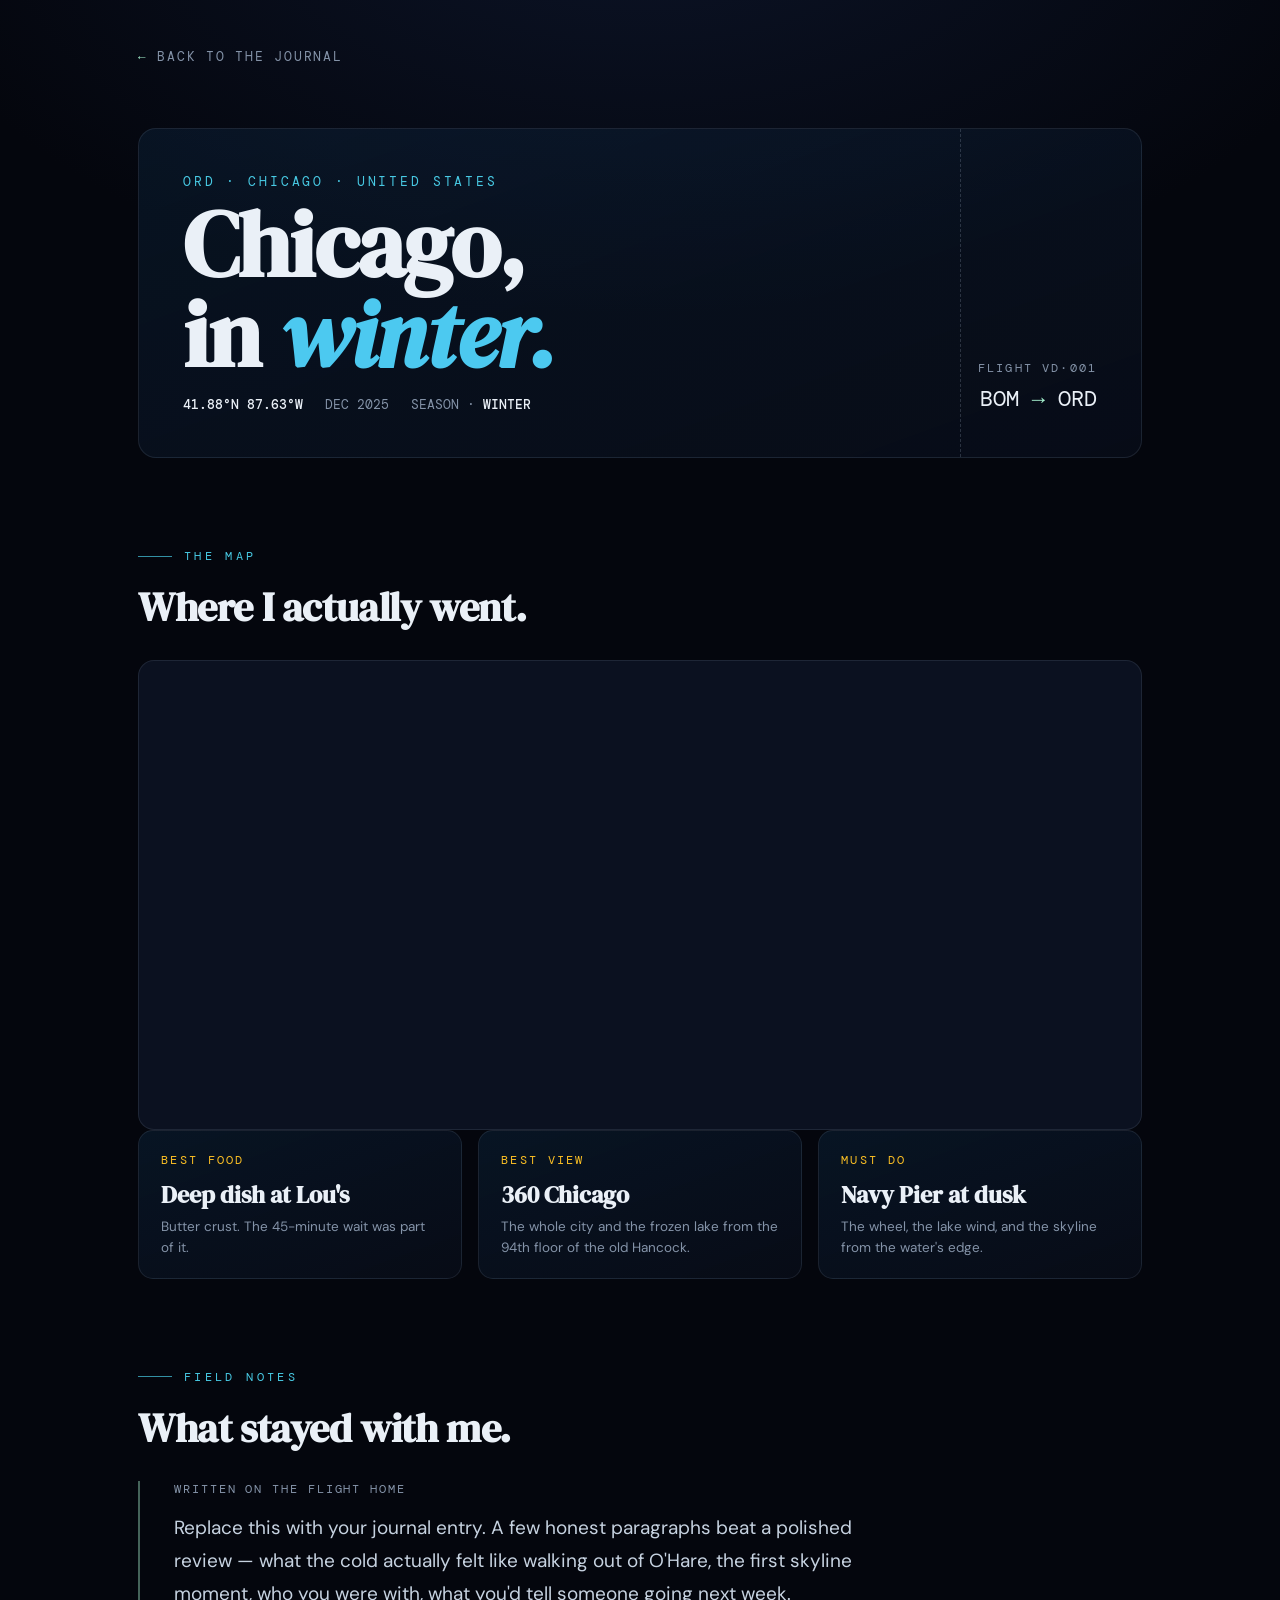
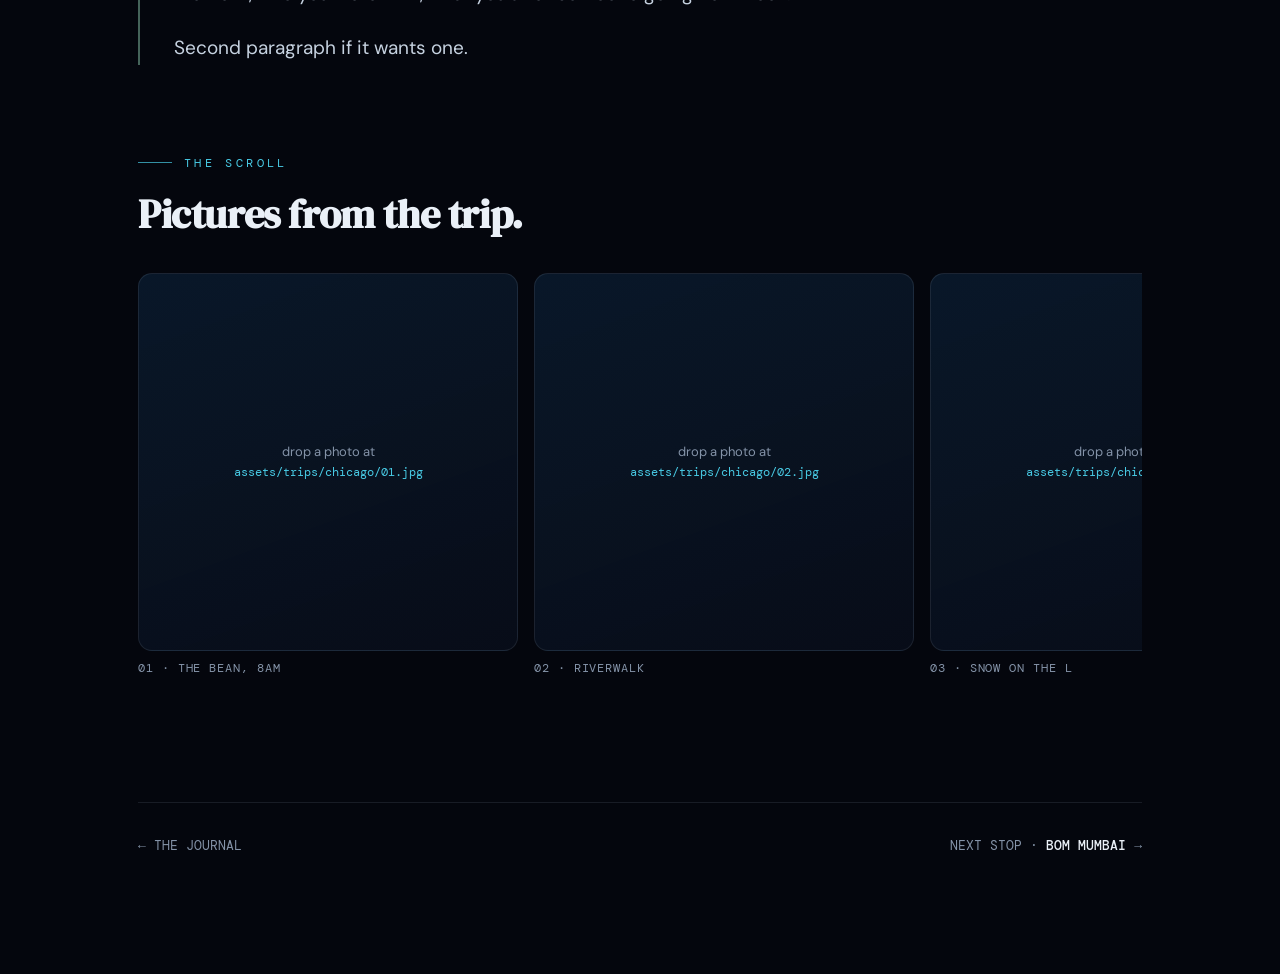
<file: chicago.html>
<!DOCTYPE html>
<html lang="en">
<head>
<meta charset="UTF-8" />
<meta name="viewport" content="width=device-width, initial-scale=1.0" />
<title>Chicago — Travel Journal</title>

<link rel="preconnect" href="https://fonts.googleapis.com" />
<link rel="preconnect" href="https://fonts.gstatic.com" crossorigin />
<link href="https://fonts.googleapis.com/css2?family=DM+Mono:wght@400;500&family=DM+Sans:opsz,wght@9..40,400;9..40,500&family=DM+Serif+Display:ital@0;1&display=swap" rel="stylesheet" />
<link rel="stylesheet" href="trip.css" />
</head>

<body>
<div class="wrap">

  <a class="crumb" href="index.html"><span class="back-arrow">←</span> back to the journal</a>

  <!-- ===== trip stamp ===== -->
  <header class="stamp">
    <div>
      <div class="code">ORD · CHICAGO · UNITED STATES</div>
      <h1>Chicago,<br/>in <em>winter.</em></h1>
      <div class="meta">
        <span><b>41.88°N 87.63°W</b></span>
        <span>DEC 2025</span>
        <span>SEASON · <b>WINTER</b></span>
      </div>
    </div>
    <div class="route">
      <div class="flight-no">FLIGHT VD·001</div>
      <div class="legs">BOM <span class="arrow">→</span> ORD</div>
    </div>
  </header>

  <!-- ===== the map ===== -->
  <section>
    <div class="eyebrow">The map</div>
    <h2>Where I actually went.</h2>

    <div class="map-frame" id="map-frame"></div>
    <script>
      /* Paste your Google My Maps id here:
         google.com/maps/d → open your map → Share → "Embed on my site" →
         copy the mid=... value from the iframe src. */
      const MY_MAPS_ID = "12nH6dTcvFQYetylbOg2R999Y30waM60";

      const frame = document.getElementById("map-frame");
      if (MY_MAPS_ID) {
        frame.innerHTML = `<iframe src="https://www.google.com/maps/d/embed?mid=${MY_MAPS_ID}" loading="lazy" title="Chicago trip map"></iframe>`;
      } else {
        frame.innerHTML = `<div class="map-placeholder"><div>
          <div class="pin-glyph">📍</div>
          <p>Your Google My Maps embed goes here.<br/>
          Create it at <code>google.com/maps/d</code>, hit Share → Embed,<br/>
          and paste the <code>mid</code> value into <code>MY_MAPS_ID</code> in this file.</p>
        </div></div>`;
      }
    </script>

    <div class="podium">
      <div class="win">
        <div class="cat">Best food</div>
        <h3>Deep dish at Lou's</h3>
        <p>Butter crust. The 45-minute wait was part of it.</p>
      </div>
      <div class="win">
        <div class="cat">Best view</div>
        <h3>360 Chicago</h3>
        <p>The whole city and the frozen lake from the 94th floor of the old Hancock.</p>
      </div>
      <div class="win">
        <div class="cat">Must do</div>
        <h3>Navy Pier at dusk</h3>
        <p>The wheel, the lake wind, and the skyline from the water's edge.</p>
      </div>
    </div>
  </section>

  <!-- ===== notes ===== -->
  <section>
    <div class="eyebrow">Field notes</div>
    <h2>What stayed with me.</h2>
    <div class="notes">
      <span class="date">WRITTEN ON THE FLIGHT HOME</span>
      <p>Replace this with your journal entry. A few honest paragraphs beat a
      polished review — what the cold actually felt like walking out of O'Hare,
      the first skyline moment, who you were with, what you'd tell someone
      going next week.</p>
      <p>Second paragraph if it wants one.</p>
    </div>
  </section>

  <!-- ===== photo scroll ===== -->
  <section>
    <div class="eyebrow">The scroll</div>
    <h2>Pictures from the trip.</h2>
    <div class="film">
      <!-- Drop your photos in assets/trips/chicago/ and swap the .slot divs
           for: <img src="assets/trips/chicago/IMG_0001.jpg" alt="..." /> -->
      <figure>
        <div class="slot"><span>drop a photo at<br/><code>assets/trips/chicago/01.jpg</code></span></div>
        <figcaption>01 · THE BEAN, 8AM</figcaption>
      </figure>
      <figure>
        <div class="slot"><span>drop a photo at<br/><code>assets/trips/chicago/02.jpg</code></span></div>
        <figcaption>02 · RIVERWALK</figcaption>
      </figure>
      <figure>
        <div class="slot"><span>drop a photo at<br/><code>assets/trips/chicago/03.jpg</code></span></div>
        <figcaption>03 · SNOW ON THE L</figcaption>
      </figure>
      <figure>
        <div class="slot"><span>drop a photo at<br/><code>assets/trips/chicago/04.jpg</code></span></div>
        <figcaption>04 · DEEP DISH</figcaption>
      </figure>
    </div>
  </section>

  <footer class="hop">
    <a href="index.html">← THE JOURNAL</a>
    <a class="next" href="mumbai.html">NEXT STOP · <b>BOM MUMBAI</b> →</a>
  </footer>

</div>
</body>
</html>
</file>
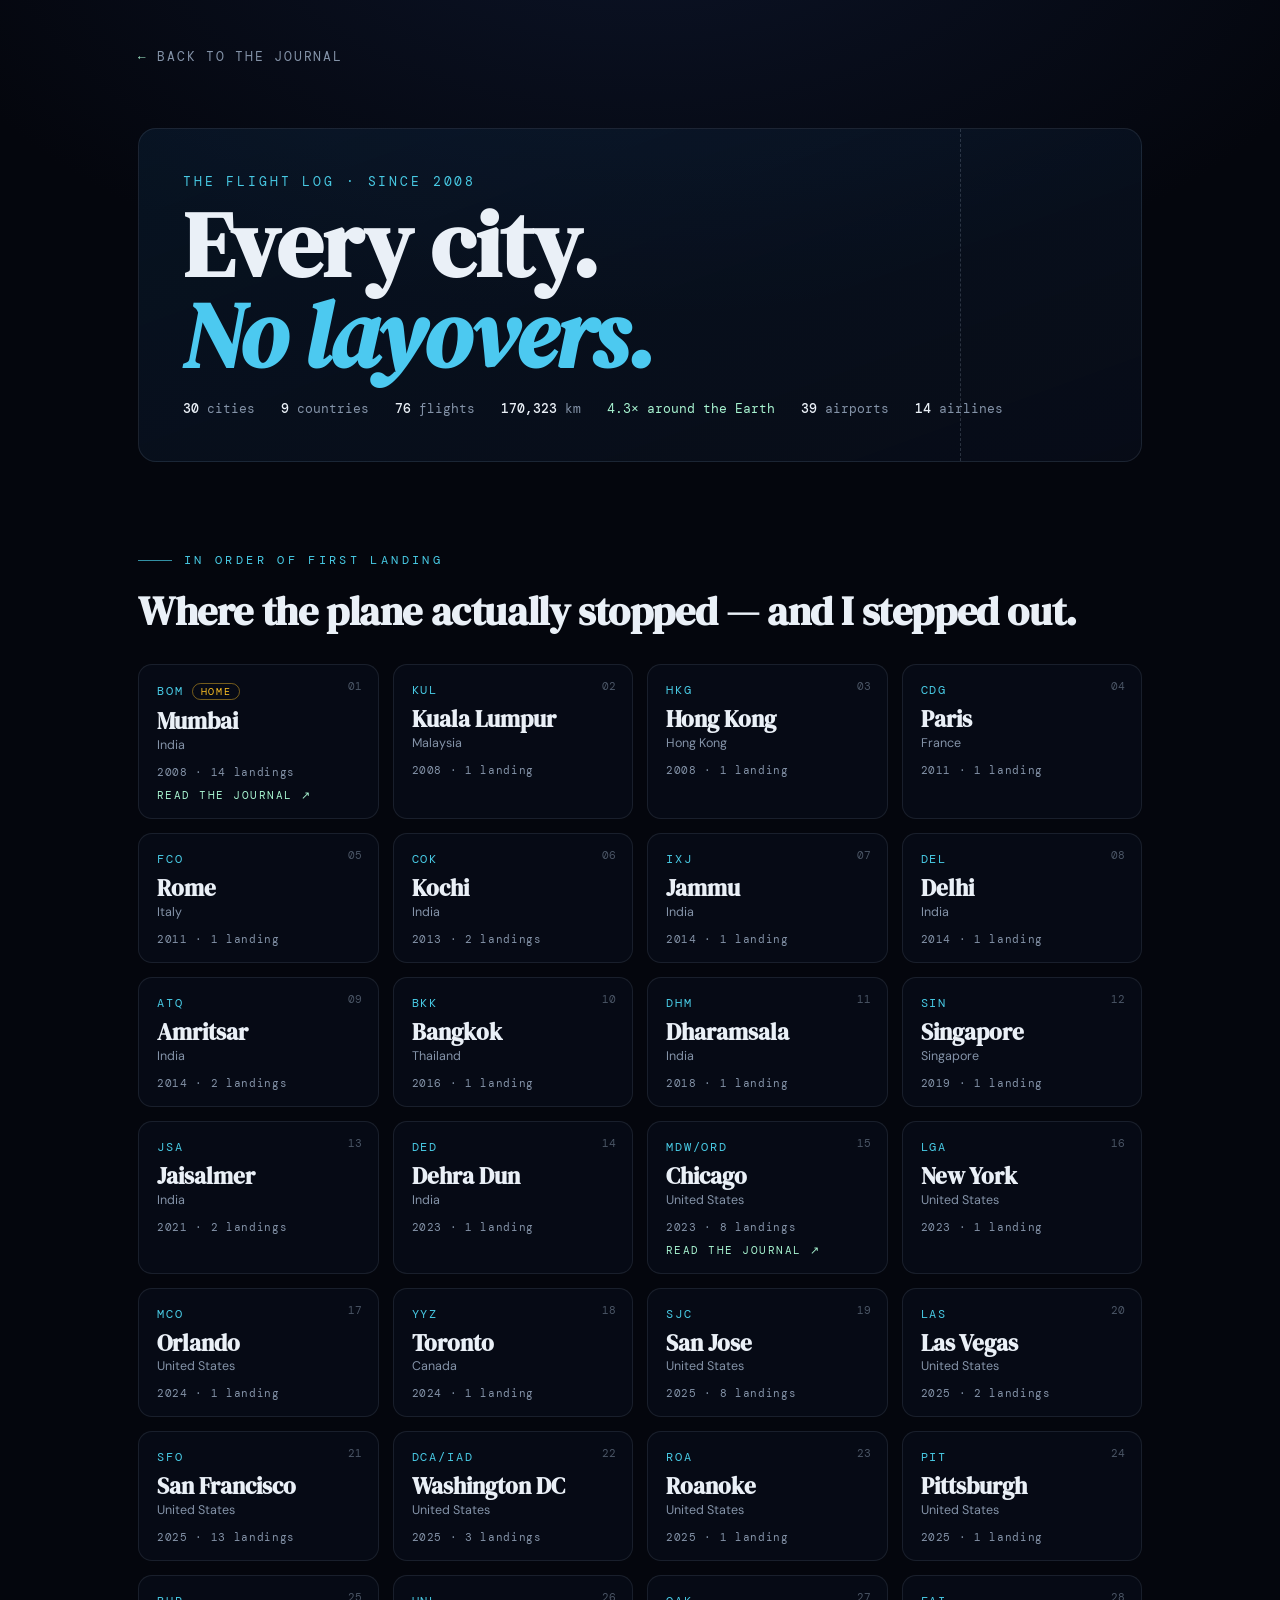
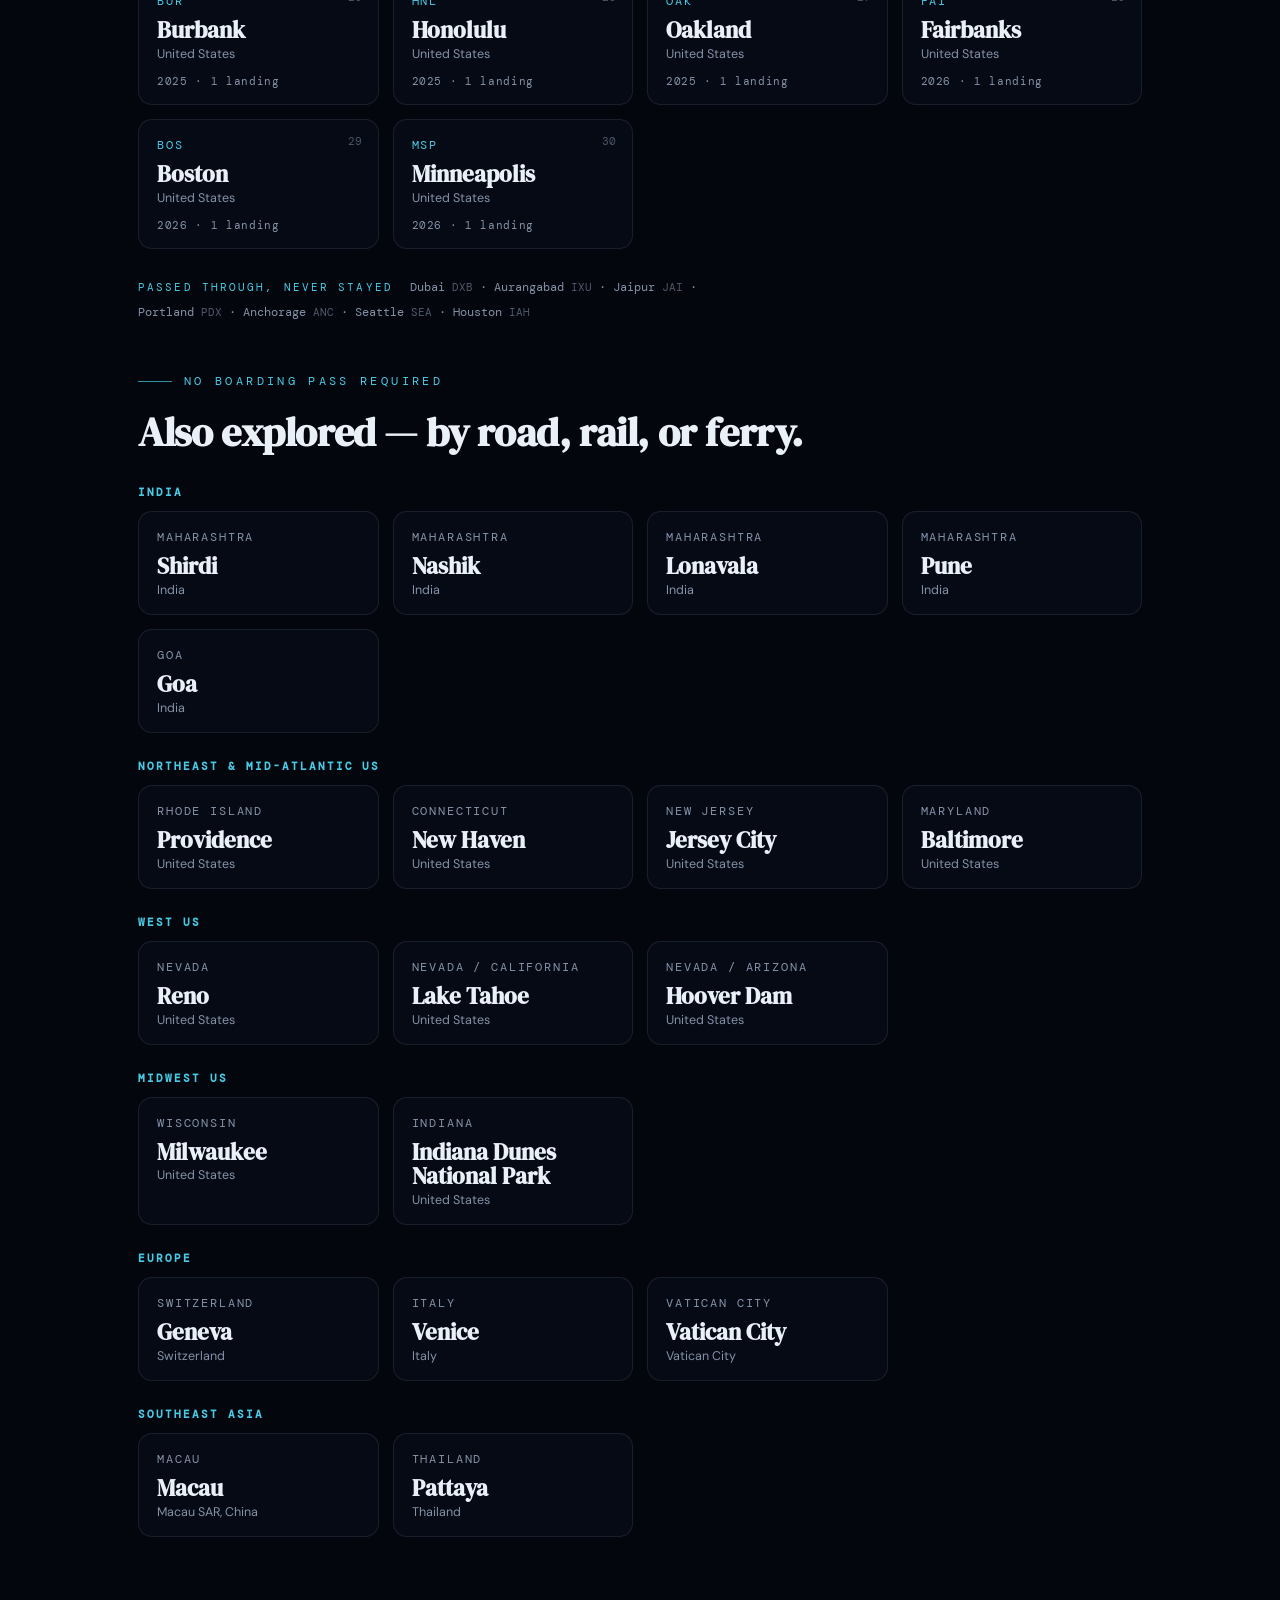
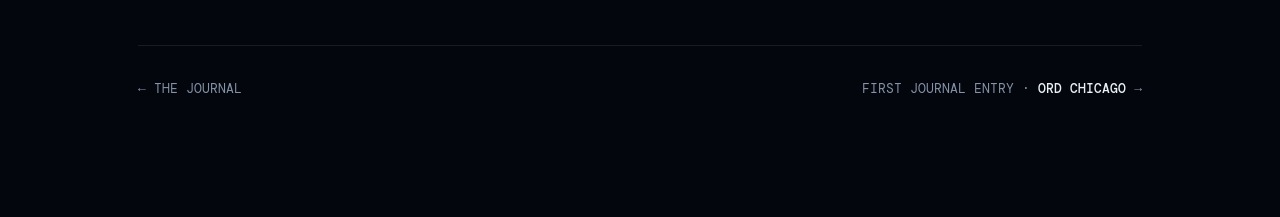
<file: cities.html>
<!DOCTYPE html>
<html lang="en">
<head>
<meta charset="UTF-8" />
<meta name="viewport" content="width=device-width, initial-scale=1.0" />
<title>Every City — Travel Journal</title>

<link rel="preconnect" href="https://fonts.googleapis.com" />
<link rel="preconnect" href="https://fonts.gstatic.com" crossorigin />
<link href="https://fonts.googleapis.com/css2?family=DM+Mono:wght@400;500&family=DM+Sans:opsz,wght@9..40,400;9..40,500&family=DM+Serif+Display:ital@0;1&display=swap" rel="stylesheet" />
<link rel="stylesheet" href="trip.css" />
<style>
  /* page-specific: the city wall */
  .stats {
    margin-top: 20px;
    display: flex; flex-wrap: wrap; gap: 10px 26px;
    font-family: "DM Mono", monospace; font-size: 13px; color: var(--muted);
  }
  .stats b { color: var(--ink); font-weight: 500; }
  .stats .x { color: var(--mint); }

  .wall {
    display: grid;
    grid-template-columns: repeat(auto-fill, minmax(215px, 1fr));
    gap: 14px;
  }
  .city {
    position: relative;
    display: block; text-decoration: none; color: inherit;
    border: 1px solid var(--line); border-radius: 14px;
    padding: 18px 18px 16px;
    background: rgba(11,17,32,0.45);
  }
  .city.linked { transition: transform .3s ease, border-color .3s ease; }
  .city.linked:hover { transform: translateY(-3px); border-color: rgba(76,201,240,0.45); }
  .city .idx {
    position: absolute; top: 14px; right: 16px;
    font-family: "DM Mono", monospace; font-size: 11px; color: rgba(132,147,168,0.55);
  }
  .city .codes {
    font-family: "DM Mono", monospace; font-size: 11.5px; letter-spacing: .16em;
    color: var(--cyan-soft);
    display: flex; align-items: center; gap: 8px;
  }
  .city .badge {
    font-size: 9.5px; letter-spacing: .18em;
    color: var(--amber); border: 1px solid rgba(251,191,36,0.45);
    border-radius: 999px; padding: 1.5px 8px;
  }
  .city h3 {
    font-family: "DM Serif Display", serif;
    font-size: 23px; margin: 9px 0 3px; line-height: 1.08;
  }
  .city .sub-line { font-size: 12.5px; color: var(--muted); }
  .city .facts {
    margin-top: 12px;
    font-family: "DM Mono", monospace; font-size: 11px; letter-spacing: .06em;
    color: var(--muted);
  }
  .city .read {
    margin-top: 10px;
    font-family: "DM Mono", monospace; font-size: 10.5px; letter-spacing: .14em;
    color: var(--mint);
  }

  .passed {
    margin-top: 26px;
    font-family: "DM Mono", monospace; font-size: 12px; line-height: 2.1;
    color: var(--muted); max-width: 80ch;
  }
  .passed span { color: rgba(132,147,168,0.6); font-size: 10.5px; }
  .passed .k { color: var(--cyan-soft); letter-spacing: .2em; margin-right: 10px; }

  .load-note {
    font-family: "DM Mono", monospace; font-size: 13px; color: var(--muted);
  }

  /* ===== road trips: same wall, no flight codes ===== */
  .road-section { margin-top: 48px; }
  .road-group { margin-top: 26px; }
  .road-group h3.group-title {
    font-family: "DM Mono", monospace; font-size: 11px; letter-spacing: .18em;
    text-transform: uppercase; color: var(--cyan-soft); margin: 0 0 12px;
  }
  .city .region {
    font-family: "DM Mono", monospace; font-size: 11.5px; letter-spacing: .16em;
    color: var(--muted);
  }
</style>
</head>

<body>
<div class="wrap">

  <a class="crumb" href="index.html"><span class="back-arrow">←</span> back to the journal</a>

  <!-- everything below renders from trips.json -->
  <header class="stamp">
    <div>
      <div class="code" id="log-code">THE FLIGHT LOG</div>
      <h1>Every city.<br/><em>No layovers.</em></h1>
      <div class="stats" id="stats"></div>
    </div>
  </header>

  <section>
    <div class="eyebrow">In order of first landing</div>
    <h2>Where the plane actually stopped — and I stepped out.</h2>
    <div class="wall" id="wall">
      <p class="load-note">Loading the flight log… (this page needs trips.json, so serve the folder over http)</p>
    </div>
    <p class="passed" id="passed" hidden></p>
  </section>

  <section class="road-section" id="road-section" hidden>
    <div class="eyebrow">No boarding pass required</div>
    <h2>Also explored — by road, rail, or ferry.</h2>
    <div id="road-groups"></div>
  </section>

  <footer class="hop">
    <a href="index.html">← THE JOURNAL</a>
    <a class="next" href="chicago.html">FIRST JOURNAL ENTRY · <b>ORD CHICAGO</b> →</a>
  </footer>

</div>

<script>
  const esc = s => String(s).replace(/[&<>"]/g,
    ch => ({ "&": "&amp;", "<": "&lt;", ">": "&gt;", '"': "&quot;" }[ch]));

  fetch("trips.json").then(r => r.json()).then(data => {
    const { stats, cities, trips, home, roadTrips } = data;
    const pages = Object.fromEntries(trips.map(t => [t.city, t.page]));

    document.getElementById("log-code").textContent =
      `THE FLIGHT LOG · SINCE ${stats.first.slice(0, 4)}`;

    document.getElementById("stats").innerHTML = `
      <span><b>${stats.cities}</b> cities</span>
      <span><b>${stats.countries}</b> countries</span>
      <span><b>${stats.flights}</b> flights</span>
      <span><b>${stats.km.toLocaleString("en-US")}</b> km</span>
      <span class="x">${stats.earths.toFixed(1)}× around the Earth</span>
      <span><b>${stats.airports}</b> airports</span>
      <span><b>${stats.airlines}</b> airlines</span>`;

    const visited = cities.filter(c => c.stays > 0)
                          .sort((a, b) => a.first.localeCompare(b.first));
    const passed = cities.filter(c => c.stays === 0)
                         .sort((a, b) => a.first.localeCompare(b.first));

    document.getElementById("wall").innerHTML = visited.map((c, i) => {
      const inner = `
        <div class="idx">${String(i + 1).padStart(2, "0")}</div>
        <div class="codes">${esc(c.codes.join("/"))}${c.city === home ? '<span class="badge">HOME</span>' : ""}</div>
        <h3>${esc(c.city)}</h3>
        <div class="sub-line">${esc(c.country)}</div>
        <div class="facts">${c.first.slice(0, 4)} · ${c.stays} landing${c.stays === 1 ? "" : "s"}</div>`;
      return pages[c.city]
        ? `<a class="city linked" href="${esc(pages[c.city])}">${inner}
             <div class="read">READ THE JOURNAL ↗</div></a>`
        : `<div class="city">${inner}</div>`;
    }).join("");

    const passedEl = document.getElementById("passed");
    passedEl.hidden = false;
    passedEl.innerHTML = '<span class="k">PASSED THROUGH, NEVER STAYED</span> ' +
      passed.map(c => `${esc(c.city)} <span>${esc(c.codes.join("/"))}</span>`).join(" · ");

    if (roadTrips && roadTrips.length) {
      const groups = [];
      for (const c of roadTrips) {
        let g = groups.find(g => g.name === c.group);
        if (!g) { g = { name: c.group, cities: [] }; groups.push(g); }
        g.cities.push(c);
      }
      document.getElementById("road-groups").innerHTML = groups.map(g => `
        <div class="road-group">
          <h3 class="group-title">${esc(g.name)}</h3>
          <div class="wall">
            ${g.cities.map(c => `
              <div class="city">
                <div class="region">${esc(c.region.toUpperCase())}</div>
                <h3>${esc(c.city)}</h3>
                <div class="sub-line">${esc(c.country)}</div>
              </div>`).join("")}
          </div>
        </div>`).join("");
      document.getElementById("road-section").hidden = false;
    }
  }).catch(err => {
    document.getElementById("wall").innerHTML =
      `<p class="load-note">Couldn't load trips.json (${esc(err.message)}).</p>`;
  });
</script>
</body>
</html>
</file>
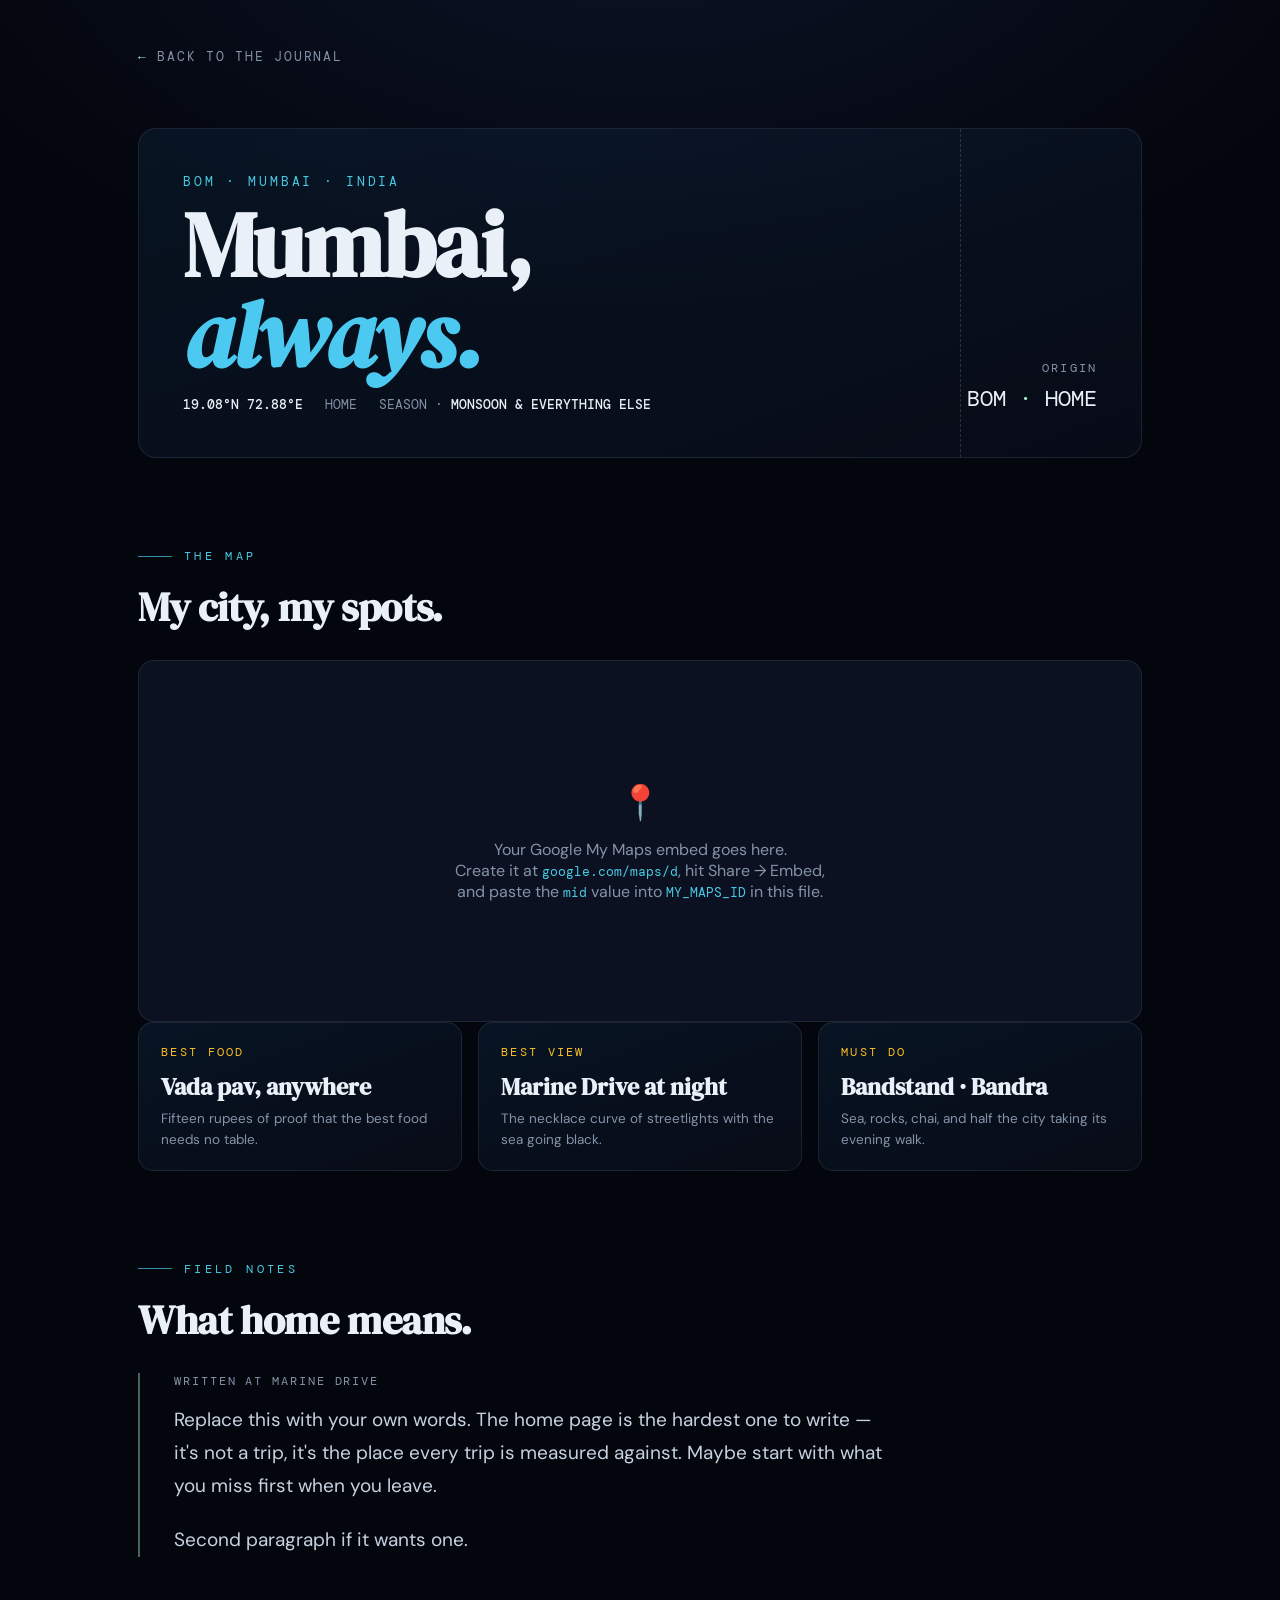
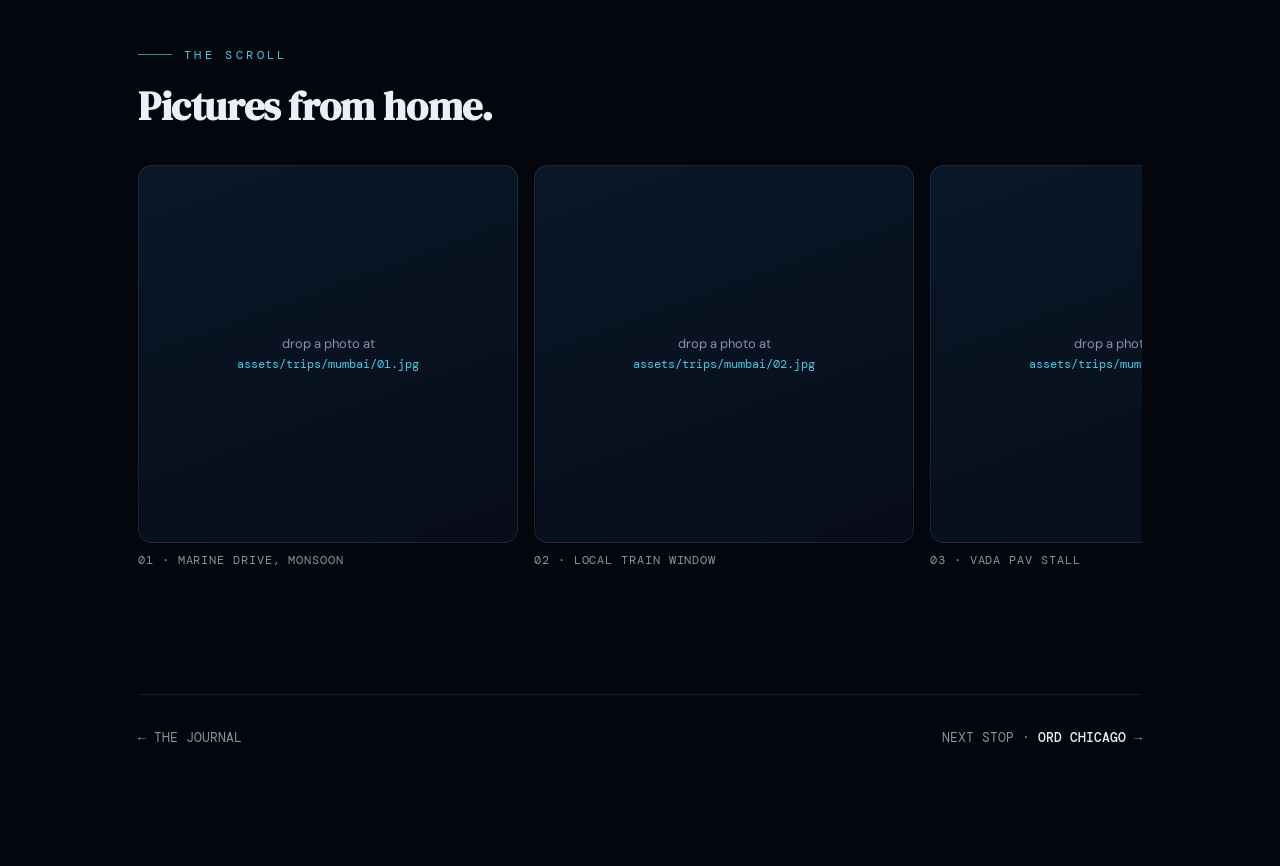
<file: mumbai.html>
<!DOCTYPE html>
<html lang="en">
<head>
<meta charset="UTF-8" />
<meta name="viewport" content="width=device-width, initial-scale=1.0" />
<title>Mumbai — Travel Journal</title>

<link rel="preconnect" href="https://fonts.googleapis.com" />
<link rel="preconnect" href="https://fonts.gstatic.com" crossorigin />
<link href="https://fonts.googleapis.com/css2?family=DM+Mono:wght@400;500&family=DM+Sans:opsz,wght@9..40,400;9..40,500&family=DM+Serif+Display:ital@0;1&display=swap" rel="stylesheet" />
<link rel="stylesheet" href="trip.css" />
</head>

<body>
<div class="wrap">

  <a class="crumb" href="index.html"><span class="back-arrow">←</span> back to the journal</a>

  <!-- ===== trip stamp ===== -->
  <header class="stamp">
    <div>
      <div class="code">BOM · MUMBAI · INDIA</div>
      <h1>Mumbai,<br/><em>always.</em></h1>
      <div class="meta">
        <span><b>19.08°N 72.88°E</b></span>
        <span>HOME</span>
        <span>SEASON · <b>MONSOON &amp; EVERYTHING ELSE</b></span>
      </div>
    </div>
    <div class="route">
      <div class="flight-no">ORIGIN</div>
      <div class="legs">BOM <span class="arrow">·</span> HOME</div>
    </div>
  </header>

  <!-- ===== the map ===== -->
  <section>
    <div class="eyebrow">The map</div>
    <h2>My city, my spots.</h2>

    <div class="map-frame" id="map-frame"></div>
    <script>
      /* Paste your Google My Maps id here:
         google.com/maps/d → open your map → Share → "Embed on my site" →
         copy the mid=... value from the iframe src. */
      const MY_MAPS_ID = "";

      const frame = document.getElementById("map-frame");
      if (MY_MAPS_ID) {
        frame.innerHTML = `<iframe src="https://www.google.com/maps/d/embed?mid=${MY_MAPS_ID}" loading="lazy" title="Mumbai map"></iframe>`;
      } else {
        frame.innerHTML = `<div class="map-placeholder"><div>
          <div class="pin-glyph">📍</div>
          <p>Your Google My Maps embed goes here.<br/>
          Create it at <code>google.com/maps/d</code>, hit Share → Embed,<br/>
          and paste the <code>mid</code> value into <code>MY_MAPS_ID</code> in this file.</p>
        </div></div>`;
      }
    </script>

    <div class="podium">
      <div class="win">
        <div class="cat">Best food</div>
        <h3>Vada pav, anywhere</h3>
        <p>Fifteen rupees of proof that the best food needs no table.</p>
      </div>
      <div class="win">
        <div class="cat">Best view</div>
        <h3>Marine Drive at night</h3>
        <p>The necklace curve of streetlights with the sea going black.</p>
      </div>
      <div class="win">
        <div class="cat">Must do</div>
        <h3>Bandstand · Bandra</h3>
        <p>Sea, rocks, chai, and half the city taking its evening walk.</p>
      </div>
    </div>
  </section>

  <!-- ===== notes ===== -->
  <section>
    <div class="eyebrow">Field notes</div>
    <h2>What home means.</h2>
    <div class="notes">
      <span class="date">WRITTEN AT MARINE DRIVE</span>
      <p>Replace this with your own words. The home page is the hardest one to
      write — it's not a trip, it's the place every trip is measured against.
      Maybe start with what you miss first when you leave.</p>
      <p>Second paragraph if it wants one.</p>
    </div>
  </section>

  <!-- ===== photo scroll ===== -->
  <section>
    <div class="eyebrow">The scroll</div>
    <h2>Pictures from home.</h2>
    <div class="film">
      <!-- Drop your photos in assets/trips/mumbai/ and swap the .slot divs
           for: <img src="assets/trips/mumbai/IMG_0001.jpg" alt="..." /> -->
      <figure>
        <div class="slot"><span>drop a photo at<br/><code>assets/trips/mumbai/01.jpg</code></span></div>
        <figcaption>01 · MARINE DRIVE, MONSOON</figcaption>
      </figure>
      <figure>
        <div class="slot"><span>drop a photo at<br/><code>assets/trips/mumbai/02.jpg</code></span></div>
        <figcaption>02 · LOCAL TRAIN WINDOW</figcaption>
      </figure>
      <figure>
        <div class="slot"><span>drop a photo at<br/><code>assets/trips/mumbai/03.jpg</code></span></div>
        <figcaption>03 · VADA PAV STALL</figcaption>
      </figure>
      <figure>
        <div class="slot"><span>drop a photo at<br/><code>assets/trips/mumbai/04.jpg</code></span></div>
        <figcaption>04 · BANDSTAND SUNSET</figcaption>
      </figure>
    </div>
  </section>

  <footer class="hop">
    <a href="index.html">← THE JOURNAL</a>
    <a class="next" href="chicago.html">NEXT STOP · <b>ORD CHICAGO</b> →</a>
  </footer>

</div>
</body>
</html>
</file>
<file: trip.css>
/* ===== shared styles for city trip pages ===== */

:root {
  --space-0:   #04060d;
  --space-1:   #070b16;
  --space-2:   #0b1120;
  --ocean-deep:#0a2540;
  --ocean-mid: #123a5e;
  --cyan:      #4cc9f0;
  --cyan-soft: #48cae4;
  --mint:      #a7f3d0;
  --amber:     #fbbf24;
  --ink:       #eaf0f7;
  --muted:     #8493a8;
  --line:      rgba(148,163,184,0.14);
}

* { margin: 0; padding: 0; box-sizing: border-box; }

html { background: var(--space-0); }
body {
  background:
    radial-gradient(1100px 620px ellipse at 50% -120px, #0c1428 0%, rgba(12,20,40,0) 70%),
    var(--space-0);
  color: var(--ink);
  font-family: "DM Sans", system-ui, sans-serif;
  -webkit-font-smoothing: antialiased;
}

body { overflow-x: hidden; }

.wrap {
  max-width: 1100px;
  margin: 0 auto;
  padding: clamp(28px, 5vh, 64px) clamp(20px, 5vw, 48px) 120px;
}

/* ===== top nav ===== */
.crumb {
  display: inline-flex; align-items: center; gap: 10px;
  font-family: "DM Mono", monospace;
  font-size: 12.5px; letter-spacing: .14em; text-transform: uppercase;
  color: var(--muted); text-decoration: none;
  margin-bottom: clamp(36px, 7vh, 70px);
  transition: color .25s ease;
}
.crumb:hover { color: var(--mint); }
.crumb .back-arrow { color: var(--mint); }

/* ===== trip stamp header (boarding-pass stub) ===== */
.stamp {
  border: 1px solid var(--line);
  border-radius: 18px;
  background: linear-gradient(160deg, rgba(19,58,94,0.25), rgba(11,17,32,0.55));
  padding: clamp(26px, 4vw, 44px);
  display: flex; flex-wrap: wrap; gap: 28px;
  align-items: flex-end; justify-content: space-between;
  position: relative;
  overflow: hidden;
}
.stamp::after {           /* perforation line, like a torn ticket */
  content: "";
  position: absolute; top: 0; bottom: 0; right: clamp(90px, 18%, 220px);
  border-left: 1.5px dashed rgba(148,163,184,0.25);
}
.stamp .code {
  font-family: "DM Mono", monospace;
  font-size: 13px; letter-spacing: .22em; color: var(--cyan-soft);
}
.stamp h1 {
  font-family: "DM Serif Display", serif;
  font-size: clamp(46px, 8vw, 92px);
  line-height: .98; letter-spacing: -0.01em;
  margin-top: 10px;
}
.stamp h1 em { font-style: italic; color: var(--cyan); }
.stamp .meta {
  margin-top: 16px;
  font-family: "DM Mono", monospace;
  font-size: 13px; color: var(--muted);
  display: flex; flex-wrap: wrap; gap: 8px 22px;
}
.stamp .meta b { color: var(--ink); font-weight: 500; }
.stamp .route {
  font-family: "DM Mono", monospace;
  text-align: right; min-width: clamp(80px, 16%, 200px);
}
.stamp .route .flight-no { font-size: 12px; letter-spacing: .18em; color: var(--muted); }
.stamp .route .legs { font-size: 22px; margin-top: 8px; color: var(--ink); }
.stamp .route .legs .arrow { color: var(--mint); }

/* ===== sections ===== */
section { margin-top: clamp(64px, 10vh, 110px); }
.eyebrow {
  font-family: "DM Mono", monospace;
  font-size: 12px; letter-spacing: .28em; text-transform: uppercase;
  color: var(--cyan-soft);
  margin-bottom: 16px;
  display: flex; align-items: center; gap: 12px;
}
.eyebrow::before {
  content: ""; width: 34px; height: 1px; background: var(--cyan-soft); opacity: .7;
}
section > h2 {
  font-family: "DM Serif Display", serif;
  font-size: clamp(26px, 3.6vw, 40px);
  letter-spacing: -0.01em;
  margin-bottom: 26px;
}

/* ===== map ===== */
.map-frame {
  border: 1px solid var(--line);
  border-radius: 16px;
  overflow: hidden;
  background: var(--space-2);
}
.map-frame iframe { display: block; width: 100%; height: clamp(340px, 52vh, 520px); border: 0; }
.map-placeholder {
  height: clamp(280px, 40vh, 420px);
  display: grid; place-items: center; text-align: center;
  padding: 30px;
  color: var(--muted);
}
.map-placeholder .pin-glyph { font-size: 34px; margin-bottom: 14px; }
.map-placeholder code {
  font-family: "DM Mono", monospace; font-size: 12.5px; color: var(--cyan-soft);
}
.spots {
  margin-top: 22px;
  display: grid;
  grid-template-columns: repeat(auto-fill, minmax(250px, 1fr));
  gap: 14px;
}
.spot {
  display: block; text-decoration: none; color: inherit;
  border: 1px solid var(--line); border-radius: 13px;
  padding: 16px 18px;
  background: rgba(11,17,32,0.45);
  transition: transform .3s ease, border-color .3s ease;
}
.spot:hover { transform: translateY(-3px); border-color: rgba(167,243,208,0.45); }
.spot .name { font-size: 16.5px; font-weight: 500; display: flex; gap: 9px; align-items: baseline; }
.spot .name::before { content: "●"; color: var(--amber); font-size: 10px; }
.spot .why { margin-top: 6px; font-size: 13.5px; color: var(--muted); line-height: 1.45; }
.spot .gmaps {
  margin-top: 10px;
  font-family: "DM Mono", monospace; font-size: 11px; letter-spacing: .12em;
  color: var(--mint);
}

/* ===== photo scroll ===== */
.film {
  display: flex; gap: 16px;
  overflow-x: auto;
  padding: 6px 2px 18px;
  scroll-snap-type: x mandatory;
  scrollbar-width: thin;
  scrollbar-color: rgba(148,163,184,0.35) transparent;
}
.film figure {
  scroll-snap-align: start;
  flex: 0 0 auto;
  width: clamp(240px, 34vw, 380px);
}
.film img, .film .slot {
  width: 100%; height: clamp(300px, 42vh, 440px);
  object-fit: cover;
  border-radius: 14px;
  border: 1px solid var(--line);
  background: linear-gradient(160deg, rgba(19,58,94,0.35), rgba(11,17,32,0.6));
}
.film .slot {
  display: grid; place-items: center; text-align: center;
  color: var(--muted); font-size: 13px; padding: 24px; line-height: 1.5;
}
.film .slot code { font-family: "DM Mono", monospace; font-size: 12px; color: var(--cyan-soft); }
.film figcaption {
  margin-top: 10px;
  font-family: "DM Mono", monospace;
  font-size: 11.5px; letter-spacing: .08em; color: var(--muted);
}

/* ===== instagram ===== */
.ig-row {
  display: grid;
  grid-template-columns: repeat(auto-fill, minmax(240px, 1fr));
  gap: 14px;
}
.ig-card {
  display: flex; align-items: center; gap: 14px;
  text-decoration: none; color: inherit;
  border: 1px solid var(--line); border-radius: 13px;
  padding: 16px 18px;
  background: rgba(11,17,32,0.45);
  transition: transform .3s ease, border-color .3s ease;
}
.ig-card:hover { transform: translateY(-3px); border-color: rgba(76,201,240,0.45); }
.ig-card .glyph {
  width: 38px; height: 38px; flex: 0 0 auto;
  border-radius: 11px;
  border: 1.6px solid var(--cyan-soft);
  display: grid; place-items: center;
  position: relative;
}
.ig-card .glyph::before {      /* lens */
  content: ""; width: 14px; height: 14px;
  border: 1.6px solid var(--cyan-soft); border-radius: 50%;
}
.ig-card .glyph::after {       /* flash dot */
  content: ""; position: absolute; top: 6px; right: 6px;
  width: 3.5px; height: 3.5px; border-radius: 50%;
  background: var(--cyan-soft);
}
.ig-card .label { font-size: 14.5px; font-weight: 500; }
.ig-card .handle {
  font-family: "DM Mono", monospace;
  font-size: 11.5px; color: var(--muted); margin-top: 3px;
}

/* ===== notes (journal entry) ===== */
.notes {
  border-left: 2px solid rgba(167,243,208,0.4);
  padding-left: clamp(20px, 3vw, 34px);
  max-width: 68ch;
}
.notes p {
  font-size: clamp(16.5px, 1.6vw, 19px);
  line-height: 1.75;
  color: #c6d2e0;
}
.notes p + p { margin-top: 1.1em; }
.notes .date {
  font-family: "DM Mono", monospace;
  font-size: 12px; letter-spacing: .16em; color: var(--muted);
  margin-bottom: 14px; display: block;
}

/* ===== top three ===== */
.podium {
  display: grid;
  grid-template-columns: repeat(auto-fit, minmax(240px, 1fr));
  gap: 16px;
}
.podium .win {
  border: 1px solid var(--line); border-radius: 15px;
  padding: 22px 22px 20px;
  background: linear-gradient(160deg, rgba(19,58,94,0.28), rgba(11,17,32,0.5));
}
.podium .cat {
  font-family: "DM Mono", monospace;
  font-size: 11.5px; letter-spacing: .2em; text-transform: uppercase;
  color: var(--amber);
}
.podium h3 {
  font-family: "DM Serif Display", serif;
  font-size: 24px; margin: 10px 0 6px;
}
.podium p { font-size: 13.5px; color: var(--muted); line-height: 1.5; }

/* ===== next time ===== */
.next-time { list-style: none; max-width: 640px; }
.next-time li {
  display: flex; gap: 14px; align-items: baseline;
  padding: 13px 4px;
  border-bottom: 1px dashed rgba(148,163,184,0.22);
  font-size: 15.5px; color: #c6d2e0;
}
.next-time li::before {
  content: "→";
  font-family: "DM Mono", monospace;
  color: var(--mint); flex: 0 0 auto;
}

/* ===== getting around ===== */
.howto { display: grid; grid-template-columns: repeat(auto-fit, minmax(260px, 1fr)); gap: 14px; }
.howto .tip {
  border: 1px solid var(--line); border-radius: 13px;
  padding: 18px 20px;
  background: rgba(11,17,32,0.45);
}
.howto .k {
  font-family: "DM Mono", monospace;
  font-size: 11.5px; letter-spacing: .18em; text-transform: uppercase;
  color: var(--cyan-soft); margin-bottom: 8px;
}
.howto p { font-size: 14px; color: var(--muted); line-height: 1.55; }

/* ===== footer hop ===== */
.hop {
  margin-top: clamp(80px, 12vh, 130px);
  padding-top: 34px;
  border-top: 1px solid var(--line);
  display: flex; justify-content: space-between; align-items: center; gap: 20px;
  font-family: "DM Mono", monospace; font-size: 13px;
}
.hop a { color: var(--muted); text-decoration: none; transition: color .25s ease; }
.hop a:hover { color: var(--mint); }
.hop .next b { color: var(--ink); font-weight: 500; }

@media (max-width: 640px) {
  .stamp::after { display: none; }
  .stamp .route { text-align: left; }
}
</file>
